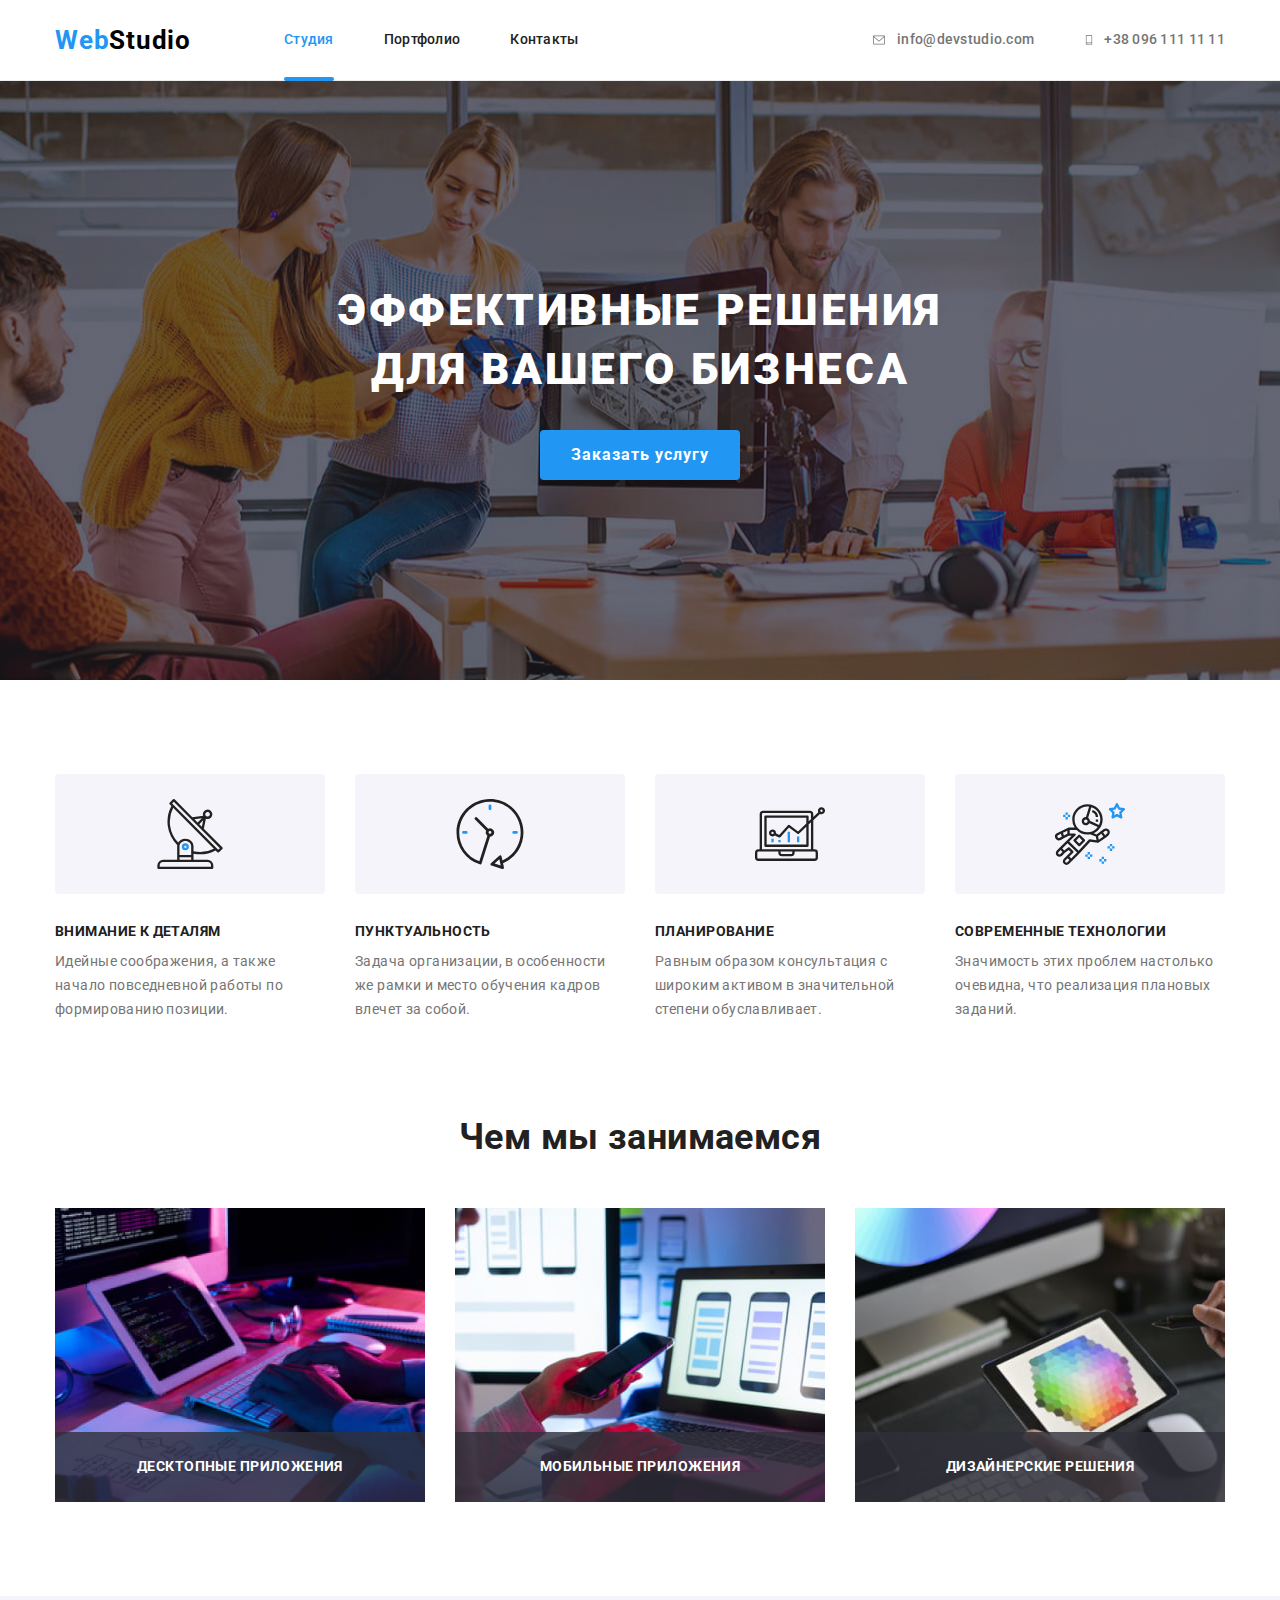
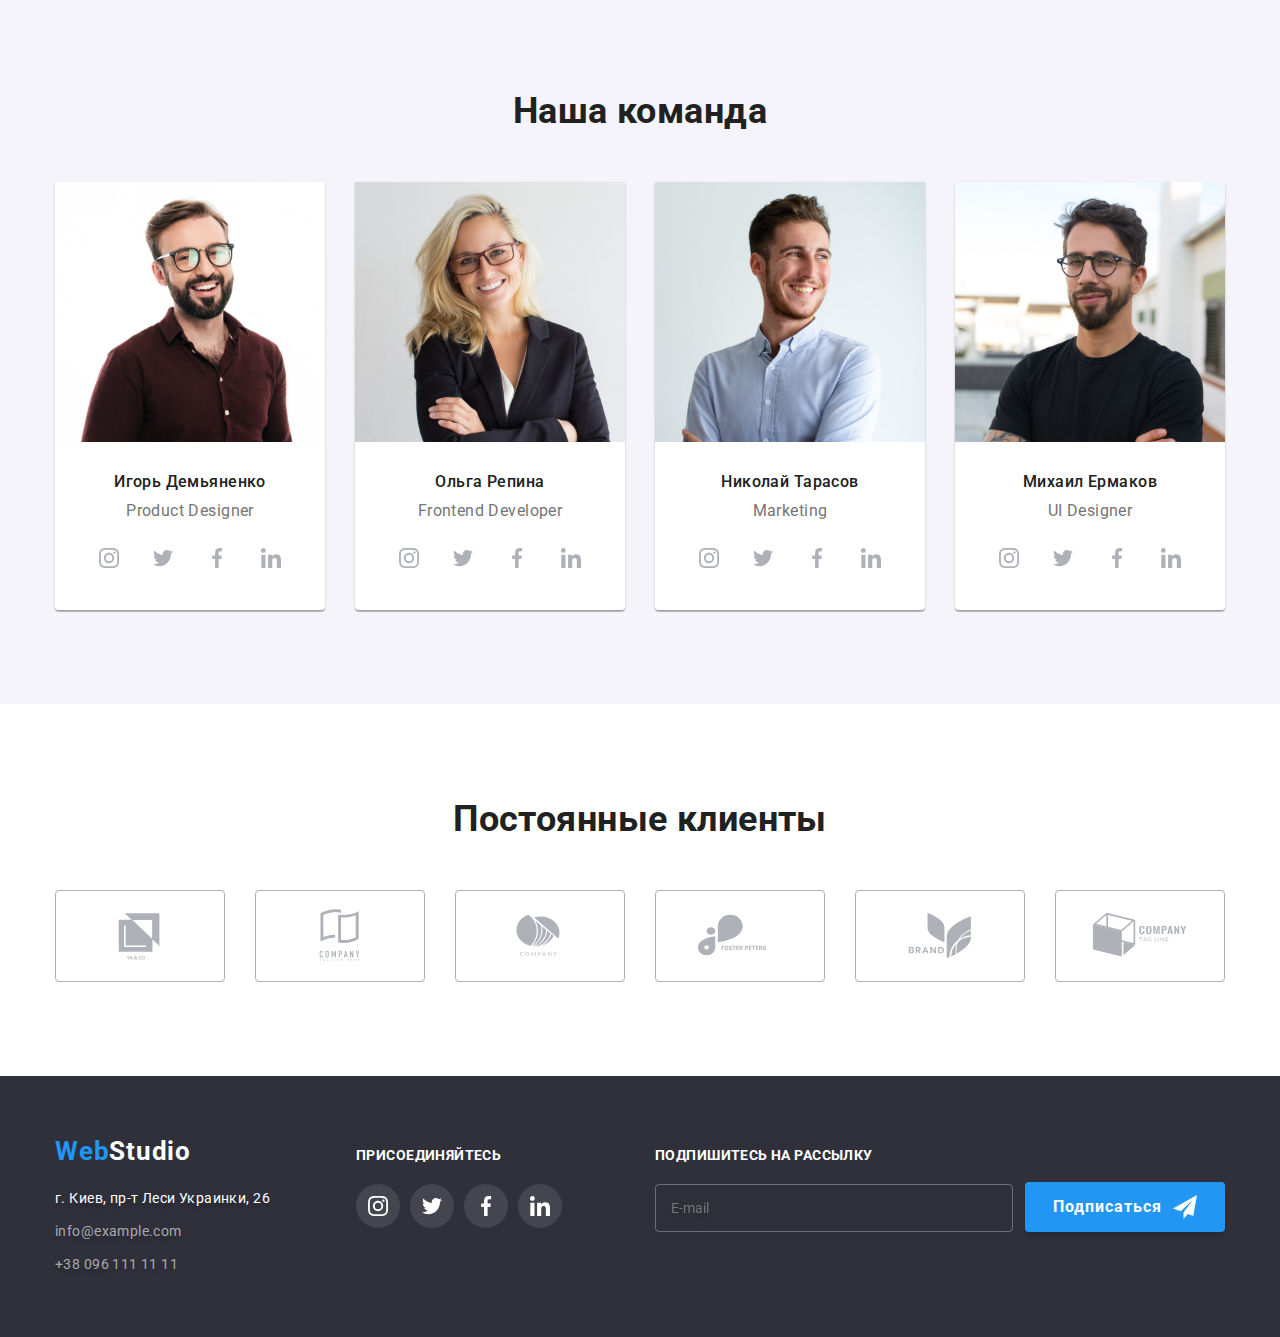
<file: index.html>
<!DOCTYPE html>
<html lang="ru">
  <head>
    <meta charset="UTF-8" />
    <meta http-equiv="X-UA-Compatible" content="IE=edge" />
    <meta name="viewport" content="width=device-width, initial-scale=1.0" />
    <title>Студия</title>

    <link
      href="https://fonts.googleapis.com/css2?family=Raleway:wght@700&family=Roboto:wght@400;500;700;900&display=swap"
      rel="stylesheet"
    />

    <link
      rel="stylesheet"
      href="https://cdnjs.cloudflare.com/ajax/libs/modern-normalize/1.0.0/modern-normalize.min.css"
    />
    <link rel="stylesheet" href="./css/main.min.css" />
  </head>
  <body>
    <!-- Шапка -->
    <header class="header">
      <div class="container header__container">
        <nav class="nav">
          <a class="logo header__logo link" href="./index.html"
            >Web<span class="logo__text logo__text--black">Studio</span>
          </a>

          <ul class="nav__list list">
            <li class="nav__item">
              <a class="nav__link link nav__link--current" href="./index.html">Студия</a>
            </li>
            <li class="nav__item">
              <a class="nav__link link" href="./portfolio.html">Портфолио</a>
            </li>
            <li class="nav__item">
              <a class="nav__link link" href="">Контакты</a>
            </li>
          </ul>
        </nav>

        <ul class="h-contacts list">
          <li class="h-contacts__item">
            <a class="h-contacts__link link" href="mailto:info@devstudio.com">
              <svg class="h-contacts__icon-envelope" width="16" height="12">
                <use href="./images/icons/icons.svg#icon-head-envelope"></use>
              </svg>
              info@devstudio.com
            </a>
          </li>
          <li class="h-contacts__item">
            <a class="h-contacts__link link" href="tel:+380961111111">
              <svg class="h-contacts__icon-phone" width="10" height="16">
                <use href="./images/icons/icons.svg#icon-head-phone" width="10" height="16"></use>
              </svg>
              +38 096 111 11 11
            </a>
          </li>
        </ul>
      </div>
    </header>

    <!-- Основной контент -->
    <main>
      <!-- Герой -->
      <section class="hero">
        <div class="container">
          <h1 class="hero__title">Эффективные решения для вашего бизнеса</h1>
          <button class="button button--primary" type="button" data-modal-open>
            Заказать услугу
          </button>
        </div>
      </section>

      <!-- Особенности -->
      <section class="section features">
        <div class="container">
          <h2 class="visually-hidden">Наши преимущества</h2>
          <ul class="features__list list">
            <li class="features__item">
              <div class="features__iconContainer">
                <svg class="features__icon" width="70" height="70">
                  <use href="./images/icons/icons.svg#icon-feat-antenna"></use>
                </svg>
              </div>
              <h3 class="title">Внимание к деталям</h3>
              <p>
                Идейные соображения, а также начало повседневной работы по формированию позиции.
              </p>
            </li>
            <li class="features__item">
              <div class="features__iconContainer">
                <svg class="features__icon" width="70" height="70">
                  <use href="./images/icons/icons.svg#icon-feat-clock"></use>
                </svg>
              </div>
              <h3 class="title">Пунктуальность</h3>
              <p>
                Задача организации, в особенности же рамки и место обучения кадров влечет за собой.
              </p>
            </li>
            <li class="features__item">
              <div class="features__iconContainer">
                <svg class="features__icon" width="70" height="70">
                  <use href="./images/icons/icons.svg#icon-feat-diagram"></use>
                </svg>
              </div>
              <h3 class="title">Планирование</h3>
              <p>
                Равным образом консультация с широким активом в значительной степени обуславливает.
              </p>
            </li>
            <li class="features__item">
              <div class="features__iconContainer">
                <svg class="features__icon" width="70" height="70">
                  <use href="./images/icons/icons.svg#icon-feat-astronaut"></use>
                </svg>
              </div>
              <h3 class="title">Современные технологии</h3>
              <p>Значимость этих проблем настолько очевидна, что реализация плановых заданий.</p>
            </li>
          </ul>
        </div>
      </section>

      <!-- Виды деятельности -->
      <section class="section activities">
        <div class="container">
          <h2 class="section-title">Чем мы занимаемся</h2>
          <ul class="activities__list list">
            <li class="activities__item">
              <div class="activities__item-wrapper">
                <img
                  class="pic"
                  src="./images/box-1.jpg"
                  alt="Разработка десктопного приложения"
                  width="370"
                  height="294"
                />
                <h3 class="activities__title title">Десктопные приложения</h3>
              </div>
            </li>

            <li class="activities__item">
              <div class="activities__item-wrapper">
                <img
                  class="pic"
                  src="./images/box-2.jpg"
                  alt="Разработка мобильного приложения"
                  width="370"
                  height="294"
                />
                <h3 class="activities__title title">Мобильные приложения</h3>
              </div>
            </li>

            <li class="activities__item">
              <div class="activities__item-wrapper">
                <img
                  class="pic"
                  src="./images/box-3.jpg"
                  alt="Процесс дизайна"
                  width="370"
                  height="294"
                />
                <h3 class="activities__title title">Дизайнерские решения</h3>
              </div>
            </li>
          </ul>
        </div>
      </section>

      <!-- Команда -->
      <section class="section team">
        <div class="container">
          <h2 class="section-title">Наша команда</h2>

          <ul class="team__list list">
            <li class="team__item">
              <img
                class="pic"
                src="./images/team-1.jpg"
                alt="Фото Игоря Демьяненко"
                width="270"
                height="260"
              />
              <div class="t-card">
                <h3 class="t-card__title title">Игорь Демьяненко</h3>
                <p class="t-card__descr">Product Designer</p>
                <ul class="social__list list">
                  <li class="social__item">
                    <a
                      class="social__link social__link--light link"
                      href="https://www.instagram.com/"
                      target="blank"
                      rel="noopener noreferrer"
                    >
                      <svg class="social__icon" width="20" height="20">
                        <use href="./images/icons/icons.svg#icon-instagram"></use>
                      </svg>
                    </a>
                  </li>
                  <li class="social__item">
                    <a
                      class="social__link link social__link--light"
                      href="https://twitter.com/"
                      target="blank"
                      rel="noopener noreferrer"
                    >
                      <svg class="social__icon">
                        <use href="./images/icons/icons.svg#icon-twitter"></use>
                      </svg>
                    </a>
                  </li>

                  <li class="social__item">
                    <a
                      class="social__link link social__link--light"
                      href="https://www.facebook.com/"
                      target="blank"
                      rel="noopener noreferrer"
                    >
                      <svg class="social__icon">
                        <use href="./images/icons/icons.svg#icon-facebook"></use>
                      </svg>
                    </a>
                  </li>

                  <li class="social__item">
                    <a
                      class="link social__link social__link--light"
                      href="https://linkedin.com/"
                      target="blank"
                      rel="noopener noreferrer"
                    >
                      <svg class="social__icon">
                        <use href="./images/icons/icons.svg#icon-linkedin"></use>
                      </svg>
                    </a>
                  </li>
                </ul>
              </div>
            </li>

            <li class="team__item item">
              <img
                class="pic"
                src="./images/team-2.jpg"
                alt="Фото Ольги Репинойа"
                width="270"
                height="260"
              />
              <div class="t-card">
                <h3 class="t-card__title title">Ольга Репина</h3>
                <p class="t-card__descr">Frontend Developer</p>
                <ul class="social__list list">
                  <li class="social__item">
                    <a
                      class="social__link social__link--light link"
                      href="https://www.instagram.com/"
                      target="blank"
                      rel="noopener noreferrer"
                    >
                      <svg class="social__icon" width="20" height="20">
                        <use href="./images/icons/icons.svg#icon-instagram"></use>
                      </svg>
                    </a>
                  </li>

                  <li class="social__item">
                    <a
                      class="social__link link social__link--light"
                      href="https://twitter.com/"
                      target="blank"
                      rel="noopener noreferrer"
                    >
                      <svg class="social__icon">
                        <use href="./images/icons/icons.svg#icon-twitter"></use>
                      </svg>
                    </a>
                  </li>

                  <li class="social__item">
                    <a
                      class="social__link link social__link--light"
                      href="https://www.facebook.com/"
                      target="blank"
                      rel="noopener noreferrer"
                    >
                      <svg class="social__icon">
                        <use href="./images/icons/icons.svg#icon-facebook"></use>
                      </svg>
                    </a>
                  </li>

                  <li class="social__item">
                    <a
                      class="link social__link social__link--light"
                      href="https://linkedin.com/"
                      target="blank"
                      rel="noopener noreferrer"
                    >
                      <svg class="social__icon">
                        <use href="./images/icons/icons.svg#icon-linkedin"></use>
                      </svg>
                    </a>
                  </li>
                </ul>
              </div>
            </li>

            <li class="team__item item">
              <img
                class="pic"
                src="./images/team-3.jpg"
                alt="Фото Николая Тарасова"
                width="270"
                height="260"
              />
              <div class="t-card">
                <h3 class="t-card__title title">Николай Тарасов</h3>
                <p class="t-card__descr">Marketing</p>
                <ul class="social__list list">
                  <li class="social__item">
                    <a
                      class="social__link social__link--light link"
                      href="https://www.instagram.com/"
                      target="blank"
                      rel="noopener noreferrer"
                    >
                      <svg class="social__icon" width="20" height="20">
                        <use href="./images/icons/icons.svg#icon-instagram"></use>
                      </svg>
                    </a>
                  </li>

                  <li class="social__item">
                    <a
                      class="social__link link social__link--light"
                      href="https://twitter.com/"
                      target="blank"
                      rel="noopener noreferrer"
                    >
                      <svg class="social__icon">
                        <use href="./images/icons/icons.svg#icon-twitter"></use>
                      </svg>
                    </a>
                  </li>

                  <li class="social__item">
                    <a
                      class="social__link link social__link--light"
                      href="https://www.facebook.com/"
                      target="blank"
                      rel="noopener noreferrer"
                    >
                      <svg class="social__icon">
                        <use href="./images/icons/icons.svg#icon-facebook"></use>
                      </svg>
                    </a>
                  </li>

                  <li class="social__item">
                    <a
                      class="link social__link social__link--light"
                      href="https://linkedin.com/"
                      target="blank"
                      rel="noopener noreferrer"
                    >
                      <svg class="social__icon">
                        <use href="./images/icons/icons.svg#icon-linkedin"></use>
                      </svg>
                    </a>
                  </li>
                </ul>
              </div>
            </li>

            <li class="team__item item">
              <img
                class="pic"
                src="./images/team-4.jpg"
                alt="Фото Михаила Ермакова"
                width="270"
                height="260"
              />
              <div class="t-card">
                <h3 class="t-card__title title">Михаил Ермаков</h3>
                <p class="t-card__descr">UI Designer</p>
                <ul class="social__list list">
                  <li class="social__item">
                    <a
                      class="social__link social__link--light link"
                      href="https://www.instagram.com/"
                      target="blank"
                      rel="noopener noreferrer"
                    >
                      <svg class="social__icon" width="20" height="20">
                        <use href="./images/icons/icons.svg#icon-instagram"></use>
                      </svg>
                    </a>
                  </li>

                  <li class="social__item">
                    <a
                      class="social__link link social__link--light"
                      href="https://twitter.com/"
                      target="blank"
                      rel="noopener noreferrer"
                    >
                      <svg class="social__icon">
                        <use href="./images/icons/icons.svg#icon-twitter"></use>
                      </svg>
                    </a>
                  </li>

                  <li class="social__item">
                    <a
                      class="social__link link social__link--light"
                      href="https://www.facebook.com/"
                      target="blank"
                      rel="noopener noreferrer"
                    >
                      <svg class="social__icon">
                        <use href="./images/icons/icons.svg#icon-facebook"></use>
                      </svg>
                    </a>
                  </li>

                  <li class="social__item">
                    <a
                      class="link social__link social__link--light"
                      href="https://linkedin.com/"
                      target="blank"
                      rel="noopener noreferrer"
                    >
                      <svg class="social__icon">
                        <use href="./images/icons/icons.svg#icon-linkedin"></use>
                      </svg>
                    </a>
                  </li>
                </ul>
              </div>
            </li>
          </ul>
        </div>
      </section>

      <!-- Клиенты -->
      <section class="section clients">
        <div class="container">
          <h2 class="section-title">Постоянные клиенты</h2>
          <ul class="clients__list list">
            <li class="clients__item">
              <a
                class="clients__link link"
                href="https://goit.ua/"
                target="blank"
                rel="noopener noreferrer"
              >
                <svg class="clients__icon" width="106" height="60">
                  <use href="./images/icons/icons.svg#icon-client-1"></use>
                </svg>
              </a>
            </li>
            <li class="clients__item">
              <a
                class="clients__link link"
                href="https://goit.ua/"
                target="blank"
                rel="noopener noreferrer"
              >
                <svg class="clients__icon" width="106" height="60">
                  <use href="./images/icons/icons.svg#icon-client-2"></use>
                </svg>
              </a>
            </li>
            <li class="clients__item">
              <a
                class="clients__link link"
                href="https://goit.ua/"
                target="blank"
                rel="noopener noreferrer"
              >
                <svg class="clients__icon" width="106" height="60">
                  <use href="./images/icons/icons.svg#icon-client-3"></use>
                </svg>
              </a>
            </li>
            <li class="clients__item">
              <a
                class="clients__link link"
                href="https://goit.ua/"
                target="blank"
                rel="noopener noreferrer"
              >
                <svg class="clients__icon" width="106" height="60">
                  <use href="./images/icons/icons.svg#icon-client-4"></use>
                </svg>
              </a>
            </li>
            <li class="clients__item">
              <a
                class="clients__link link"
                href="https://goit.ua/"
                target="blank"
                rel="noopener noreferrer"
              >
                <svg class="clients__icon" width="106" height="60">
                  <use href="./images/icons/icons.svg#icon-client-5"></use>
                </svg>
              </a>
            </li>
            <li class="clients__item">
              <a
                class="clients__link link"
                href="https://goit.ua/"
                target="blank"
                rel="noopener noreferrer"
              >
                <svg class="clients__icon" width="106" height="60">
                  <use href="./images/icons/icons.svg#icon-client-6"></use>
                </svg>
              </a>
            </li>
          </ul>
        </div>
      </section>
    </main>

    <!-- Подвал -->
    <footer class="footer">
      <div class="container footer__container">
        <!-- Адрес -->

        <div class="f-address">
          <a class="logo footer__logo" href="./index.html"
            >Web<span class="logo__text logo__text--white">Studio</span></a
          >

          <address>
            <ul class="f-address__list list">
              <li class="f-address__item">
                <a
                  class="f-address__link f-address__link--white link"
                  target="blank"
                  rel="noopener noreferrer"
                  href="https://goo.gl/maps/vQqEmsykvvDU6XpR7"
                  >г. Киев, пр-т Леси Украинки, 26</a
                >
              </li>
              <li class="f-address__item">
                <a class="f-address__link link" href="mailto:info@example.com">info@example.com</a>
              </li>
              <li class="f-address__item">
                <a class="f-address__link link" href="tel:+380961111111">+38 096 111 11 11</a>
              </li>
            </ul>
          </address>
        </div>

        <!-- Соц.сети -->

        <div class="f-social">
          <h3 class="f-social__title title">Присоединяйтесь</h3>

          <ul class="social__list list">
            <li class="social__item">
              <a
                class="social__link link social__link--dark"
                href="https://www.instagram.com/"
                target="blank"
                rel="noopener noreferrer"
              >
                <svg class="social__icon" width="20" height="20">
                  <use href="./images/icons/icons.svg#icon-instagram"></use>
                </svg>
              </a>
            </li>
            <li class="social__item">
              <a
                class="social__link link social__link--dark"
                href="https://twitter.com/"
                target="blank"
                rel="noopener noreferrer"
              >
                <svg class="social__icon">
                  <use href="./images/icons/icons.svg#icon-twitter"></use>
                </svg>
              </a>
            </li>

            <li class="social__item">
              <a
                class="social__link link social__link--dark"
                href="https://www.facebook.com/"
                target="blank"
                rel="noopener noreferrer"
              >
                <svg class="social__icon">
                  <use href="./images/icons/icons.svg#icon-facebook"></use>
                </svg>
              </a>
            </li>
            <li class="social__item">
              <a
                class="link social__link social__link--dark"
                href="https://linkedin.com/"
                target="blank"
                rel="noopener noreferrer"
              >
                <svg class="social__icon">
                  <use href="./images/icons/icons.svg#icon-linkedin"></use>
                </svg>
              </a>
            </li>
          </ul>
        </div>

        <!-- Подписка -->
        <form class="f-form">
          <label class="f-form__field">
            <b class="f-form__label title">Подпишитесь на рассылку</b>
            <input class="f-form__input" type="email" name="e-mail" placeholder="E-mail" />
          </label>
          <button class="button button--primary f-form__button" type="submit">
            Подписаться
            <svg class="f-form__icon">
              <use href="./images/icons/icons.svg#icon-send"></use>
            </svg>
          </button>
        </form>
      </div>
    </footer>

    <!-- Модальноe окно -->
    <div class="backdrop is-hidden" data-modal>
      <form class="modal" autocomplete="off">
        <b class="modal__title">Оставьте свои данные, мы вам перезвоним</b>
        <label class="modal-field">
          <span class="modal-field__label">Имя</span>
          <input class="modal-field__input" type="text" name="name" />
          <svg class="modal-field__icon">
            <use href="./images/icons/icons.svg#icon-modal-person"></use>
          </svg>
        </label>

        <label class="modal-field">
          <span class="modal-field__label">Телефон</span>
          <input class="modal-field__input" type="tel" name="phone" />
          <svg class="modal-field__icon">
            <use href="./images/icons/icons.svg#icon-modal-phone"></use>
          </svg>
        </label>

        <label class="modal-field">
          <span class="modal-field__label">Почта</span>
          <input class="modal-field__input" type="email" name="email" />
          <svg class="modal-field__icon">
            <use href="./images/icons/icons.svg#icon-modal-email"></use>
          </svg>
        </label>

        <label class="modal-field">
          <span class="modal-field__label">Комментарий</span>
          <textarea class="modal__comment" name="comment" placeholder="Введите текст"></textarea>
        </label>

        <label class="modal-checkbox modal-field">
          <input class="modal-checkbox__input visually-hidden" type="checkbox" name="agreement" />
          <span class="modal-checkbox__icon modal-checkbox__icon--unchecked"></span>
          <svg class="modal-checkbox__icon modal-checkbox__icon--checked">
            <use href="./images/icons/icons.svg#icon-modal-checkbox"></use>
          </svg>
          <span class="modal-checkbox__title">Соглашаюсь с рассылкой и принимаю</span>
          <a class="modal-checkbox__link link" href="">Условия договора</a>
        </label>

        <button class="button button--primary send-form" type="submit">Отправить</button>

        <button class="close-modal" type="button" data-modal-close>
          <svg class="close-modal__icon">
            <use href="./images/icons/icons.svg#icon-modal-close"></use>
          </svg>
        </button>
      </form>
    </div>
    <script src="./js/modal.js"></script>
  </body>
</html>
</file>
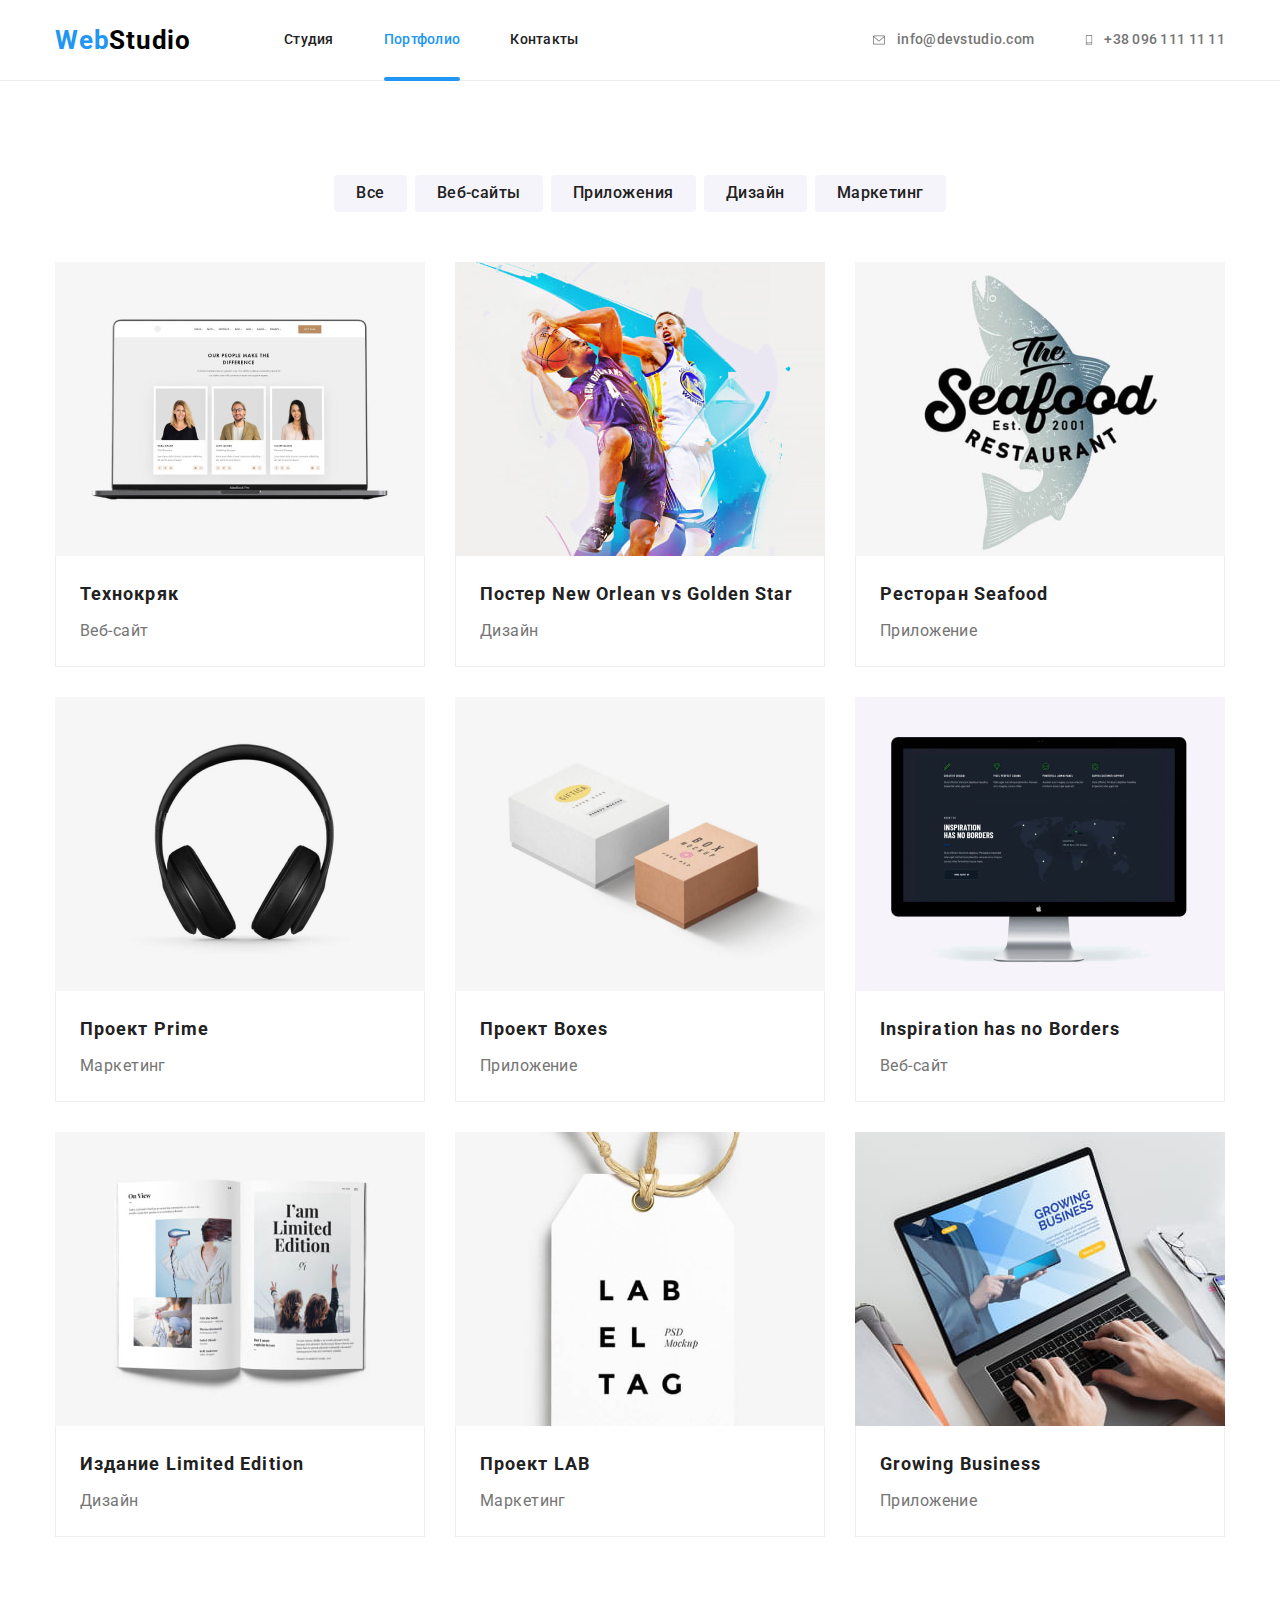
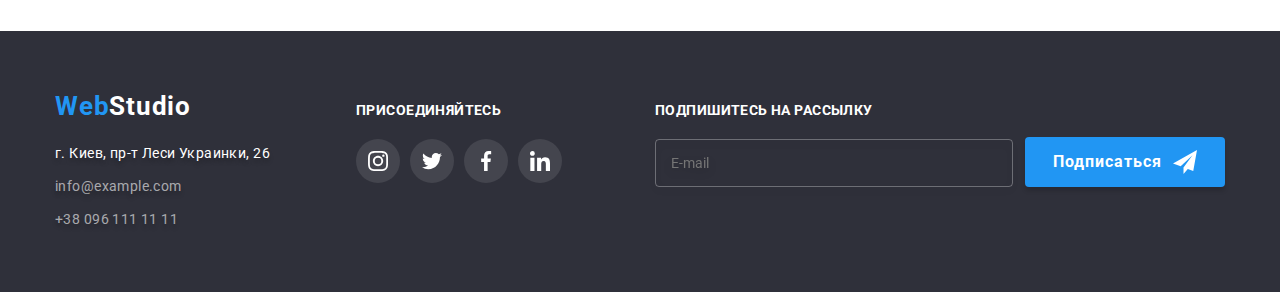
<file: portfolio.html>
<!DOCTYPE html>
<html lang="ru">
  <head>
    <meta charset="UTF-8" />
    <meta http-equiv="X-UA-Compatible" content="IE=edge" />
    <meta name="viewport" content="width=device-width, initial-scale=1.0" />
    <title>Портфолио</title>

    <link
      href="https://fonts.googleapis.com/css2?family=Raleway:wght@700&family=Roboto:wght@400;500;700;900&display=swap"
      rel="stylesheet"
    />

    <link
      rel="stylesheet"
      href="https://cdnjs.cloudflare.com/ajax/libs/modern-normalize/1.0.0/modern-normalize.min.css"
    />
    <link rel="stylesheet" href="./css/main.min.css" />
  </head>

  <body>
    <!-- Шапка -->
    <header class="header">
      <div class="container header__container">
        <nav class="nav">
          <a class="logo header__logo" href="./index.html"
            >Web<span class="logo__text logo__text--black">Studio</span></a
          >

          <ul class="nav__list list">
            <li class="nav__item">
              <a class="nav__link link" href="./index.html">Студия</a>
            </li>
            <li class="nav__item">
              <a class="nav__link link nav__link--current" href="./portfolio.html">Портфолио</a>
            </li>
            <li class="nav__item">
              <a class="nav__link link" href="">Контакты</a>
            </li>
          </ul>
        </nav>

        <ul class="h-contacts list">
          <li class="h-contacts__item">
            <a class="h-contacts__link link" href="mailto:info@devstudio.com">
              <svg class="h-contacts__icon-envelope" width="16" height="12">
                <use href="./images/icons/icons.svg#icon-head-envelope"></use>
              </svg>
              info@devstudio.com
            </a>
          </li>
          <li class="h-contacts__item">
            <a class="h-contacts__link link" href="tel:+380961111111">
              <svg class="h-contacts__icon-phone" width="10" height="16">
                <use href="./images/icons/icons.svg#icon-head-phone" width="10" height="16"></use>
              </svg>
              +38 096 111 11 11
            </a>
          </li>
        </ul>
      </div>
    </header>

    <!-- Основной контент -->

    <main>
      <!-- Портфолио -->
      <section class="section">
        <div class="container">
          <h1 class="visually-hidden">Портфолио</h1>

          <!-- Фильтр категорий проектов-->

          <ul class="filter list">
            <li class="filter__item">
              <button class="button button--secondary" type="button">Все</button>
            </li>
            <li class="filter__item">
              <button class="button button--secondary" type="button">Веб-сайты</button>
            </li>
            <li class="filter__item">
              <button class="button button--secondary" type="button">Приложения</button>
            </li>
            <li class="filter__item">
              <button class="button button--secondary" type="button">Дизайн</button>
            </li>
            <li class="filter__item">
              <button class="button button--secondary" type="button">Маркетинг</button>
            </li>
          </ul>

          <!-- Примеры проектов -->
          <ul class="projects list">
            <li class="projects__item item">
              <a class="link projects__link" href="./portfolio.html">
                <div class="projects__overlay-wrapper">
                  <img
                    class="pic"
                    src="./images/images-portfolio/portfolio-1.jpg"
                    alt="Ноутбук с открытым сайтом"
                    width="370"
                  />
                  <p class="projects__overlay">
                    Технокряк это современная площадка распространения коронавируса. Компании
                    используют эту платформу для цифрового шпионажа и атак на защищённые сервера
                    конкурентов.
                  </p>
                </div>
                <div class="projects__card">
                  <h2 class="projects__title title">Технокряк</h2>
                  <p class="projects__descr">Веб-сайт</p>
                </div>
              </a>
            </li>

            <li class="projects__item item">
              <a class="link projects__link" href="./portfolio.html">
                <div class="projects__overlay-wrapper">
                  <img
                    class="pic"
                    src="./images/images-portfolio/portfolio-2.jpg"
                    alt="Два баскетболиста в игре"
                    width="370"
                  />
                  <p class="projects__overlay">
                    Технокряк это современная площадка распространения коронавируса. Компании
                    используют эту платформу для цифрового шпионажа и атак на защищённые сервера
                    конкурентов.
                  </p>
                </div>
                <div class="projects__card">
                  <h2 class="projects__title title">Постер New Orlean vs Golden Star</h2>
                  <p class="projects__descr">Дизайн</p>
                </div>
              </a>
            </li>

            <li class="projects__item item">
              <a class="link projects__link" href="./portfolio.html">
                <div class="projects__overlay-wrapper">
                  <img
                    class="pic"
                    src="./images/images-portfolio/portfolio-3.jpg"
                    alt="Логотип с названием и изображение рыбы"
                    width="370"
                  />
                  <p class="projects__overlay">
                    Технокряк это современная площадка распространения коронавируса. Компании
                    используют эту платформу для цифрового шпионажа и атак на защищённые сервера
                    конкурентов.
                  </p>
                </div>
                <div class="projects__card">
                  <h2 class="projects__title title">Ресторан Seafood</h2>
                  <p class="projects__descr">Приложение</p>
                </div>
              </a>
            </li>

            <li class="projects__item item">
              <a class="link projects__link" href="./portfolio.html">
                <div class="projects__overlay-wrapper">
                  <img
                    class="pic"
                    src="./images/images-portfolio/portfolio-4.jpg"
                    alt="Головные наушники"
                    width="370"
                  />
                  <p class="projects__overlay">
                    Технокряк это современная площадка распространения коронавируса. Компании
                    используют эту платформу для цифрового шпионажа и атак на защищённые сервера
                    конкурентов.
                  </p>
                </div>
                <div class="projects__card">
                  <h2 class="projects__title title">Проект Prime</h2>
                  <p class="projects__descr">Маркетинг</p>
                </div>
              </a>
            </li>

            <li class="projects__item item">
              <a class="link projects__link" href="./portfolio.html">
                <div class="projects__overlay-wrapper">
                  <img
                    class="pic"
                    src="./images/images-portfolio/portfolio-5.jpg"
                    alt="Две коробки с логотипами"
                    width="370"
                  />
                  <p class="projects__overlay">
                    Технокряк это современная площадка распространения коронавируса. Компании
                    используют эту платформу для цифрового шпионажа и атак на защищённые сервера
                    конкурентов.
                  </p>
                </div>
                <div class="projects__card">
                  <h2 class="projects__title title">Проект Boxes</h2>
                  <p class="projects__descr">Приложение</p>
                </div>
              </a>
            </li>

            <li class="projects__item item">
              <a class="link projects__link" href="./portfolio.html">
                <div class="projects__overlay-wrapper">
                  <img
                    class="pic"
                    src="./images/images-portfolio/portfolio-6.jpg"
                    alt="Монитор с открытым сайтом"
                    width="370"
                  />
                  <p class="projects__overlay">
                    Технокряк это современная площадка распространения коронавируса. Компании
                    используют эту платформу для цифрового шпионажа и атак на защищённые сервера
                    конкурентов.
                  </p>
                </div>
                <div class="projects__card">
                  <h2 class="projects__title title">Inspiration has no Borders</h2>
                  <p class="projects__descr">Веб-сайт</p>
                </div>
              </a>
            </li>

            <li class="projects__item item">
              <a class="link projects__link" href="./portfolio.html">
                <div class="projects__overlay-wrapper">
                  <img
                    class="pic"
                    src="./images/images-portfolio/portfolio-7.jpg"
                    alt="Разворот брошюры с иллстрациями и подписями"
                    width="370"
                  />
                  <p class="projects__overlay">
                    Технокряк это современная площадка распространения коронавируса. Компании
                    используют эту платформу для цифрового шпионажа и атак на защищённые сервера
                    конкурентов.
                  </p>
                </div>
                <div class="projects__card">
                  <h2 class="projects__title title">Издание Limited Edition</h2>
                  <p class="projects__descr">Дизайн</p>
                </div>
              </a>
            </li>

            <li class="projects__item item">
              <a class="link projects__link" href="./portfolio.html">
                <div class="projects__overlay-wrapper">
                  <img
                    class="pic"
                    src="./images/images-portfolio/portfolio-8.jpg"
                    alt="Бирка с логотипом"
                    width="370"
                  />
                  <p class="projects__overlay">
                    Технокряк это современная площадка распространения коронавируса. Компании
                    используют эту платформу для цифрового шпионажа и атак на защищённые сервера
                    конкурентов.
                  </p>
                </div>
                <div class="projects__card">
                  <h2 class="projects__title title">Проект LAB</h2>
                  <p class="projects__descr">Маркетинг</p>
                </div>
              </a>
            </li>

            <li class="projects__item item">
              <a class="link projects__link" href="./portfolio.html">
                <div class="projects__overlay-wrapper">
                  <img
                    class="pic"
                    src="./images/images-portfolio/portfolio-9.jpg"
                    alt="Пользователь открыл приложение на ноутбуке"
                    width="370"
                  />
                  <p class="projects__overlay">
                    Технокряк это современная площадка распространения коронавируса. Компании
                    используют эту платформу для цифрового шпионажа и атак на защищённые сервера
                    конкурентов.
                  </p>
                </div>
                <div class="projects__card">
                  <h2 class="projects__title title">Growing Business</h2>
                  <p class="projects__descr">Приложение</p>
                </div>
              </a>
            </li>
          </ul>
        </div>
      </section>
    </main>

    <!-- Подвал -->
    <footer class="footer">
      <div class="container footer__container">
        <!-- Адрес -->

        <div class="f-address">
          <a class="logo footer__logo" href="./index.html"
            >Web<span class="logo__text logo__text--white">Studio</span></a
          >

          <address>
            <ul class="f-address__list list">
              <li class="f-address__item">
                <a
                  class="f-address__link f-address__link--white link"
                  target="blank"
                  rel="noopener noreferrer"
                  href="https://goo.gl/maps/vQqEmsykvvDU6XpR7"
                  >г. Киев, пр-т Леси Украинки, 26</a
                >
              </li>
              <li class="f-address__item">
                <a class="f-address__link link" href="mailto:info@example.com">info@example.com</a>
              </li>
              <li class="f-address__item">
                <a class="f-address__link link" href="tel:+380961111111">+38 096 111 11 11</a>
              </li>
            </ul>
          </address>
        </div>

        <!-- Соц.сети -->

        <div class="f-social">
          <h3 class="f-social__title title">Присоединяйтесь</h3>

          <ul class="social__list list">
            <li class="social__item">
              <a
                class="social__link link social__link--dark"
                href="https://www.instagram.com/"
                target="blank"
                rel="noopener noreferrer"
              >
                <svg class="social__icon" width="20" height="20">
                  <use href="./images/icons/icons.svg#icon-instagram"></use>
                </svg>
              </a>
            </li>
            <li class="social__item">
              <a
                class="social__link link social__link--dark"
                href="https://twitter.com/"
                target="blank"
                rel="noopener noreferrer"
              >
                <svg class="social__icon">
                  <use href="./images/icons/icons.svg#icon-twitter"></use>
                </svg>
              </a>
            </li>

            <li class="social__item">
              <a
                class="social__link link social__link--dark"
                href="https://www.facebook.com/"
                target="blank"
                rel="noopener noreferrer"
              >
                <svg class="social__icon">
                  <use href="./images/icons/icons.svg#icon-facebook"></use>
                </svg>
              </a>
            </li>
            <li class="social__item">
              <a
                class="link social__link social__link--dark"
                href="https://linkedin.com/"
                target="blank"
                rel="noopener noreferrer"
              >
                <svg class="social__icon">
                  <use href="./images/icons/icons.svg#icon-linkedin"></use>
                </svg>
              </a>
            </li>
          </ul>
        </div>

        <!-- Подписка -->
        <form class="f-form">
          <label class="f-form__field">
            <b class="f-form__label title">Подпишитесь на рассылку</b>
            <input class="f-form__input" type="email" name="e-mail" placeholder="E-mail" />
          </label>
          <button class="button button--primary f-form__button" type="submit">
            Подписаться
            <svg class="f-form__icon">
              <use href="./images/icons/icons.svg#icon-send"></use>
            </svg>
          </button>
        </form>
      </div>
    </footer>
  </body>
</html>
</file>
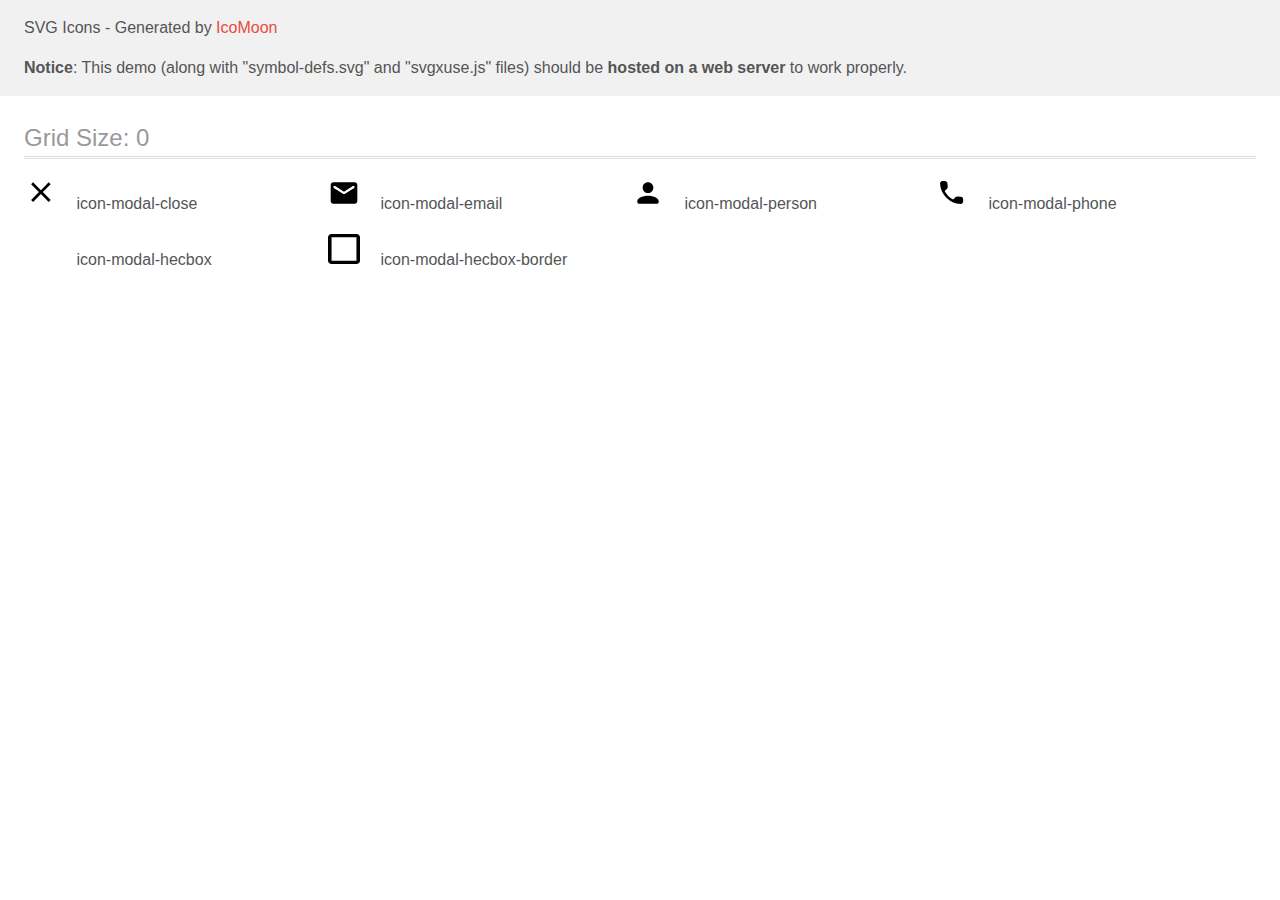
<file: images/icons/modal-icons/icomoon/demo-external-svg.html>
<!doctype html>
<html>
<head>
    <title>IcoMoon - SVG Icons</title>
    <meta charset="utf-8">
    <meta name="viewport" content="width=device-width, initial-scale=1">
    <link rel="stylesheet" href="demo-files/demo.css">
    <link rel="stylesheet" href="style.css">
</head>
<body>
<header class="bgc1 clearfix">
<div class="mhl">
    <p>SVG Icons - Generated by <a href="https://icomoon.io/app">IcoMoon</a></p><p><strong>Notice</strong>: This demo (along with "symbol-defs.svg" and "svgxuse.js" files) should be <b>hosted on a web server</b> to work properly.</p>
</div>
</header>
    <div class="clearfix mhl ptl">
        <h1 class="mvm mtn fgc1">Grid Size: 0</h1>
        <div class="glyph fs1">
            <div class="clearfix pbs">
                <svg class="icon icon-modal-close"><use xlink:href="symbol-defs.svg#icon-modal-close"></use></svg><span class="name"> icon-modal-close</span>
            </div>
        </div>
        <div class="glyph fs1">
            <div class="clearfix pbs">
                <svg class="icon icon-modal-email"><use xlink:href="symbol-defs.svg#icon-modal-email"></use></svg><span class="name"> icon-modal-email</span>
            </div>
        </div>
        <div class="glyph fs1">
            <div class="clearfix pbs">
                <svg class="icon icon-modal-person"><use xlink:href="symbol-defs.svg#icon-modal-person"></use></svg><span class="name"> icon-modal-person</span>
            </div>
        </div>
        <div class="glyph fs1">
            <div class="clearfix pbs">
                <svg class="icon icon-modal-phone"><use xlink:href="symbol-defs.svg#icon-modal-phone"></use></svg><span class="name"> icon-modal-phone</span>
            </div>
        </div>
        <div class="glyph fs1">
            <div class="clearfix pbs">
                <svg class="icon icon-modal-hecbox"><use xlink:href="symbol-defs.svg#icon-modal-hecbox"></use></svg><span class="name"> icon-modal-hecbox</span>
            </div>
        </div>
        <div class="glyph fs1">
            <div class="clearfix pbs">
                <svg class="icon icon-modal-hecbox-border"><use xlink:href="symbol-defs.svg#icon-modal-hecbox-border"></use></svg><span class="name"> icon-modal-hecbox-border</span>
            </div>
        </div>
  </div>
<script defer src="svgxuse.js"></script>
</body>
</html>
</file>
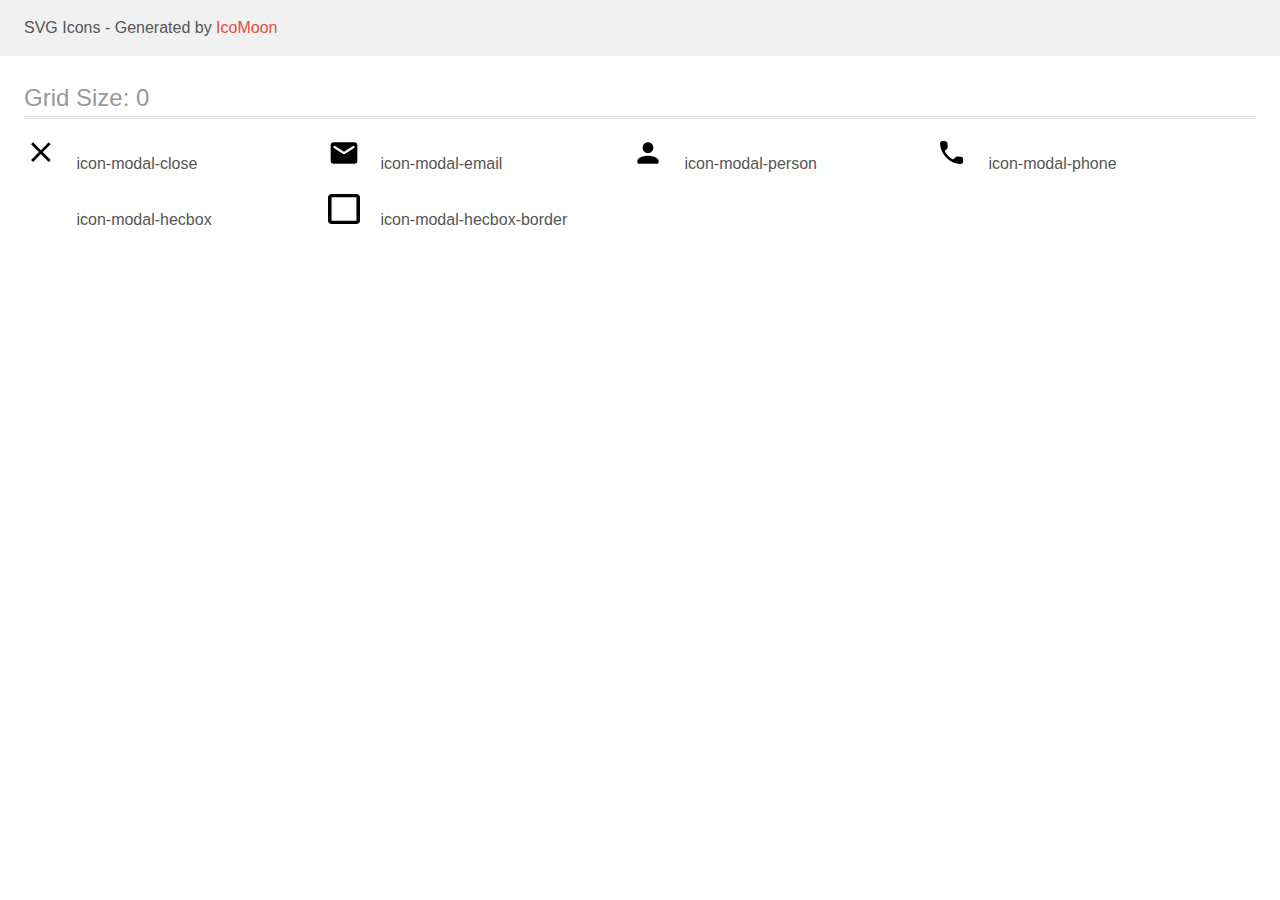
<file: images/icons/modal-icons/icomoon/demo.html>
<!doctype html>
<html>
<head>
    <title>IcoMoon - SVG Icons</title>
    <meta charset="utf-8">
    <meta name="viewport" content="width=device-width, initial-scale=1">
    <link rel="stylesheet" href="demo-files/demo.css">
    <link rel="stylesheet" href="style.css">
</head>
<body>
<svg aria-hidden="true" style="position: absolute; width: 0; height: 0; overflow: hidden;" version="1.1" xmlns="http://www.w3.org/2000/svg" xmlns:xlink="http://www.w3.org/1999/xlink">
<defs>
<symbol id="icon-modal-close" viewBox="0 0 32 32">
<path d="M26.667 7.303l-1.97-1.97-7.808 7.808-7.808-7.808-1.97 1.97 7.808 7.808-7.808 7.808 1.97 1.97 7.808-7.808 7.808 7.808 1.97-1.97-7.808-7.808 7.808-7.808z"></path>
</symbol>
<symbol id="icon-modal-email" viewBox="0 0 32 32">
<path d="M26.667 5.333h-21.333c-1.467 0-2.653 1.2-2.653 2.667l-0.013 16c0 1.467 1.2 2.667 2.667 2.667h21.333c1.467 0 2.667-1.2 2.667-2.667v-16c0-1.467-1.2-2.667-2.667-2.667zM26.133 11l-9.427 5.893c-0.427 0.267-0.987 0.267-1.413 0l-9.427-5.893c-0.333-0.213-0.533-0.573-0.533-0.96 0-0.893 0.973-1.427 1.733-0.96l8.933 5.587 8.933-5.587c0.76-0.467 1.733 0.067 1.733 0.96 0 0.387-0.2 0.747-0.533 0.96z"></path>
</symbol>
<symbol id="icon-modal-person" viewBox="0 0 32 32">
<path d="M16 16c2.947 0 5.333-2.387 5.333-5.333s-2.387-5.333-5.333-5.333c-2.947 0-5.333 2.387-5.333 5.333s2.387 5.333 5.333 5.333zM16 18.667c-3.56 0-10.667 1.787-10.667 5.333v1.333c0 0.733 0.6 1.333 1.333 1.333h18.667c0.733 0 1.333-0.6 1.333-1.333v-1.333c0-3.547-7.107-5.333-10.667-5.333z"></path>
</symbol>
<symbol id="icon-modal-phone" viewBox="0 0 32 32">
<path d="M24.882 19.773l-3.268-0.373c-0.785-0.090-1.557 0.18-2.11 0.733l-2.367 2.367c-3.641-1.853-6.626-4.825-8.478-8.478l2.38-2.38c0.553-0.553 0.823-1.325 0.733-2.11l-0.373-3.242c-0.154-1.299-1.248-2.277-2.56-2.277h-2.226c-1.454 0-2.663 1.209-2.573 2.663 0.682 10.987 9.469 19.761 20.443 20.443 1.454 0.090 2.663-1.119 2.663-2.573v-2.226c0.013-1.3-0.965-2.393-2.264-2.547z"></path>
</symbol>
<symbol id="icon-modal-hecbox" viewBox="0 0 32 32">
<path fill="#fff" style="fill: var(--color1, #fff); stroke: var(--color1, #fff)" stroke="#fff" stroke-linejoin="miter" stroke-linecap="butt" stroke-miterlimit="4" stroke-width="0.4923" d="M4.817 15.389l-0.169-0.162-2.544 2.41 8.962 8.55 18.829-17.962-2.527-2.411-16.302 15.536-6.249-5.962z"></path>
</symbol>
<symbol id="icon-modal-hecbox-border" viewBox="0 0 32 32">
<path d="M28.444 4.333v23.333h-24.889v-23.333h24.889zM28.444 1h-24.889c-1.956 0-3.556 1.5-3.556 3.333v23.333c0 1.833 1.6 3.333 3.556 3.333h24.889c1.956 0 3.556-1.5 3.556-3.333v-23.333c0-1.833-1.6-3.333-3.556-3.333z"></path>
</symbol>
</defs>
</svg>

<header class="bgc1 clearfix">
<div class="mhl">
    <p>SVG Icons - Generated by <a href="https://icomoon.io/app">IcoMoon</a></p>
</div>
</header>
    <div class="clearfix mhl ptl">
        <h1 class="mvm mtn fgc1">Grid Size: 0</h1>
        <div class="glyph fs1">
            <div class="clearfix pbs">
                <svg class="icon icon-modal-close"><use xlink:href="#icon-modal-close"></use></svg><span class="name"> icon-modal-close</span>
            </div>
        </div>
        <div class="glyph fs1">
            <div class="clearfix pbs">
                <svg class="icon icon-modal-email"><use xlink:href="#icon-modal-email"></use></svg><span class="name"> icon-modal-email</span>
            </div>
        </div>
        <div class="glyph fs1">
            <div class="clearfix pbs">
                <svg class="icon icon-modal-person"><use xlink:href="#icon-modal-person"></use></svg><span class="name"> icon-modal-person</span>
            </div>
        </div>
        <div class="glyph fs1">
            <div class="clearfix pbs">
                <svg class="icon icon-modal-phone"><use xlink:href="#icon-modal-phone"></use></svg><span class="name"> icon-modal-phone</span>
            </div>
        </div>
        <div class="glyph fs1">
            <div class="clearfix pbs">
                <svg class="icon icon-modal-hecbox"><use xlink:href="#icon-modal-hecbox"></use></svg><span class="name"> icon-modal-hecbox</span>
            </div>
        </div>
        <div class="glyph fs1">
            <div class="clearfix pbs">
                <svg class="icon icon-modal-hecbox-border"><use xlink:href="#icon-modal-hecbox-border"></use></svg><span class="name"> icon-modal-hecbox-border</span>
            </div>
        </div>
  </div>
<script defer src="svgxuse.js"></script>
</body>
</html>
</file>
<file: images/icons/modal-icons/icomoon/demo-files/demo.css>
body {
  padding: 0;
  margin: 0;
  font-family: sans-serif;
  font-size: 1em;
  line-height: 1.5;
  color: #555;
  background: #fff;
}
h1 {
  font-size: 1.5em;
  font-weight: normal;
  box-shadow: 0 1px #ddd, 0 2px #fff, 0 3px #ddd;
}
small {
  font-size: .66666667em;
}
a {
  color: #e74c3c;
  text-decoration: none;
}
a:hover, a:focus {
  box-shadow: 0 1px #e74c3c;
}
.bshadow0, input {
  box-shadow: inset 0 -2px #e7e7e7;
}
input:hover {
  box-shadow: inset 0 -2px #ccc;
}
input, fieldset {
  font-size: 1em;
  margin: 0;
  padding: 0;
  border: 0;
}
input {
  color: inherit;
  line-height: 1.5;
  height: 1.5em;
  padding: .25em 0;
}
input:focus {
  outline: none;
  box-shadow: inset 0 -2px #449fdb;
}
.glyph {
  font-size: 16px;
  margin-right: 1.5em;
  float: left;
  width: 8em;
}
svg {
  color: #000;
}
.liga {
  width: 80%;
  width: calc(100% - 2.5em);
}
.talign-right {
  text-align: right;
}
.talign-center {
  text-align: center;
}
.bgc1 {
  background: #f1f1f1;
}
.fgc0 {
  color: #000;
}
.fgc1 {
  color: #999;
}
p {
  margin-top: 1em;
  margin-bottom: 1em;
}
.mvm {
  margin-top: .75em;
  margin-bottom: .75em;
}
.mtn {
  margin-top: 0;
}
.mtl, .mal {
  margin-top: 1.5em;
}
.mbl, .mal {
  margin-bottom: 1.5em;
}
.mal, .mhl {
  margin-left: 1.5em;
  margin-right: 1.5em;
}
.mhmm {
  margin-left: 1em;
  margin-right: 1em;
}
.ptl {
  padding-top: 1.5em;
}
.pbs, .pvs {
  padding-bottom: .25em;
}
.pvs, .pts {
  padding-top: .25em;
}
.unit {
  float: left;
}
.unitRight {
  float: right;
}
.size1of2 {
  width: 50%;
}
.size1of1 {
  width: 100%;
}
.clearfix:before, .clearfix:after {
  content: " ";
  display: table;
}
.clearfix:after {
  clear: both;
}
.hidden-true {
  display: none;
}
.textbox0 {
  width: 3em;
  background: #f1f1f1;
  padding: .25em .5em;
  line-height: 1.5;
  height: 1.5em;
}
.fs0 {
  font-size: 16px;
}
.fs1 {
  font-size: 32px;
}
.name {
  font-size: 0.5em;
  margin-left: 1em;
}
</file>
<file: images/icons/modal-icons/icomoon/style.css>
.icon {
  display: inline-block;
  width: 1em;
  height: 1em;
  stroke-width: 0;
  stroke: currentColor;
  fill: currentColor;
}

/* ==========================================
Single-colored icons can be modified like so:
.icon-name {
  font-size: 32px;
  color: red;
}
========================================== */
</file>
<file: css/main.min.css>
body{margin:0;background-color:#fff;color:#757575;font-family:Roboto,sans-serif;font-weight:400;font-size:14px;line-height:1.71;letter-spacing:0.03em}h1,h2,h3{margin-top:0;margin-bottom:0}p{margin-top:0;margin-bottom:0}ul{margin-top:0;margin-bottom:0;padding-left:0}.list{list-style:none}.visually-hidden{position:absolute;width:1px;height:1px;margin:-1px;border:0;padding:0;white-space:nowrap;-webkit-clip-path:inset(100%);clip-path:inset(100%);clip:rect(0 0 0 0);overflow:hidden}.pic{display:block}.link{text-decoration:none;color:inherit}.logo{color:#2196f3;font-family:var(Raleway,sans-serif);font-weight:700;font-size:26px;line-height:1.19;letter-spacing:0.03em;text-decoration:none}.logo__text--white{color:#fff}.logo__text--black{color:#000}.section{padding-top:94px;padding-bottom:94px;margin-left:auto;margin-right:auto}.container{width:1200px;padding-left:15px;padding-right:15px;margin-left:auto;margin-right:auto}.section-title{margin-bottom:50px;color:#212121;font-weight:700;font-size:36px;line-height:1.17;text-align:center}.title{margin-bottom:10px;font-size:14px;line-height:1.14;text-transform:uppercase;color:#212121}.social__list{display:-webkit-inline-box;display:-ms-inline-flexbox;display:inline-flex}.social__item{width:44px;height:44px}.social__item:not(:last-child){margin-right:10px}.social__link{display:-webkit-box;display:-ms-flexbox;display:flex;-webkit-box-pack:center;-ms-flex-pack:center;justify-content:center;-webkit-box-align:center;-ms-flex-align:center;align-items:center;width:100%;height:100%;border-radius:50%}.social__link--light{color:#afb1b8;-webkit-transition:color 250ms cubic-bezier(0.4, 0, 0.2, 1),background-color 250ms cubic-bezier(0.4, 0, 0.2, 1);transition:color 250ms cubic-bezier(0.4, 0, 0.2, 1),background-color 250ms cubic-bezier(0.4, 0, 0.2, 1)}.social__link--light:hover,.social__link--light:focus{background-color:#2196f3;color:#fff}.social__link--dark{color:#fff;background-color:rgba(255,255,255,0.1);-webkit-transition:background-color 250ms cubic-bezier(0.4, 0, 0.2, 1);transition:background-color 250ms cubic-bezier(0.4, 0, 0.2, 1)}.social__link--dark:hover,.social__link--dark:focus{background-color:#2196f3}.social__icon{width:20px;height:20px;fill:currentColor}.button{font-family:inherit;font-weight:700;font-size:16px;line-height:30px;letter-spacing:0.06em;border:none;border-radius:4px;cursor:pointer;-webkit-transition:background-color 250ms cubic-bezier(0.4, 0, 0.2, 1);transition:background-color 250ms cubic-bezier(0.4, 0, 0.2, 1)}.button--primary{display:-webkit-inline-box;display:-ms-inline-flexbox;display:inline-flex;-webkit-box-pack:center;-ms-flex-pack:center;justify-content:center;-webkit-box-align:center;-ms-flex-align:center;align-items:center;min-width:200px;min-height:50px;padding:10px 28px;background-color:#2196f3;color:#fff;font-weight:700;line-height:1.87px;letter-spacing:0.06em;-webkit-box-shadow:0px 4px 4px rgba(0,0,0,0.15);box-shadow:0px 4px 4px rgba(0,0,0,0.15);-webkit-transition:background-color 250ms cubic-bezier(0.4, 0, 0.2, 1);transition:background-color 250ms cubic-bezier(0.4, 0, 0.2, 1)}.button--primary:focus,.button--primary:hover{background-color:#188ce8}.button--secondary{display:block;padding:6px 22px;text-align:center;background-color:#f5f4fa;color:#212121;font-weight:500;line-height:1.56;letter-spacing:0.03em;-webkit-transition:background-color 250ms cubic-bezier(0.4, 0, 0.2, 1),color 250ms cubic-bezier(0.4, 0, 0.2, 1),-webkit-box-shadow 250ms cubic-bezier(0.4, 0, 0.2, 1);transition:background-color 250ms cubic-bezier(0.4, 0, 0.2, 1),color 250ms cubic-bezier(0.4, 0, 0.2, 1),-webkit-box-shadow 250ms cubic-bezier(0.4, 0, 0.2, 1);transition:background-color 250ms cubic-bezier(0.4, 0, 0.2, 1),color 250ms cubic-bezier(0.4, 0, 0.2, 1),box-shadow 250ms cubic-bezier(0.4, 0, 0.2, 1);transition:background-color 250ms cubic-bezier(0.4, 0, 0.2, 1),color 250ms cubic-bezier(0.4, 0, 0.2, 1),box-shadow 250ms cubic-bezier(0.4, 0, 0.2, 1),-webkit-box-shadow 250ms cubic-bezier(0.4, 0, 0.2, 1)}.button--secondary:hover,.button--secondary:focus{background-color:#2196f3;color:#fff;-webkit-box-shadow:0px 3px 1px rgba(0,0,0,0.1),0px 1px 2px rgba(0,0,0,0.08),0px 2px 2px rgba(0,0,0,0.12);box-shadow:0px 3px 1px rgba(0,0,0,0.1),0px 1px 2px rgba(0,0,0,0.08),0px 2px 2px rgba(0,0,0,0.12)}.header{border-bottom:1px solid #ececec}.header__container{display:-webkit-box;display:-ms-flexbox;display:flex;-webkit-box-align:center;-ms-flex-align:center;align-items:center}.nav,.nav__list{display:-webkit-box;display:-ms-flexbox;display:flex;-webkit-box-align:center;-ms-flex-align:center;align-items:center}.header__logo{margin-right:93px}.nav__item:not(:first-child){margin-left:50px}.nav__link{display:block;padding-top:32px;padding-bottom:32px;color:#212121;font-weight:500;font-size:14px;line-height:1.14;letter-spacing:0.02em;-webkit-transition:color 250ms cubic-bezier(0.4, 0, 0.2, 1);transition:color 250ms cubic-bezier(0.4, 0, 0.2, 1)}.nav__link:hover,.nav__link:focus{color:#2196f3}.nav__link--current{position:relative;color:#2196f3}.nav__link--current::after{position:absolute;bottom:-1px;display:block;content:'';width:100%;height:4px;background-color:#2196f3;border-radius:2px}.h-contacts{display:-webkit-box;display:-ms-flexbox;display:flex;margin-left:auto}.h-contacts__item:not(:first-child){margin-left:50px}.h-contacts__link{display:-webkit-box;display:-ms-flexbox;display:flex;-webkit-box-align:center;-ms-flex-align:center;align-items:center;padding-top:20px;padding-bottom:20px;color:#757575;font-weight:500;font-size:14px;line-height:1.14;letter-spacing:0.02em;-webkit-transition:color 250ms cubic-bezier(0.4, 0, 0.2, 1);transition:color 250ms cubic-bezier(0.4, 0, 0.2, 1)}.h-contacts__link:hover,.h-contacts__link:focus{color:#2196f3}.h-contacts__icon-envelope{fill:currentColor;width:16px;height:12px;margin-right:10px}.h-contacts__icon-phone{fill:currentColor;width:10px;height:16px;margin-right:10px}.footer{padding-top:60px;padding-bottom:60px;margin-left:auto;margin-right:auto;background-color:#2f303a}.footer__container{display:-webkit-box;display:-ms-flexbox;display:flex;-webkit-box-align:baseline;-ms-flex-align:baseline;align-items:baseline}.footer__logo{display:inline-block;margin-bottom:20px}.f-address{display:block;width:231px;margin-right:70px}.f-address__item:not(:first-child){margin-top:9px}.f-address__link{color:rgba(255,255,255,0.6);font-style:normal;text-shadow:0px 4px 4px rgba(0,0,0,0.25);-webkit-transition:color 250ms cubic-bezier(0.4, 0, 0.2, 1);transition:color 250ms cubic-bezier(0.4, 0, 0.2, 1)}.f-address__link--white{color:#fff}.f-address__link:hover,.f-address__link:focus{color:#2196f3}.f-social__title{margin-bottom:20px;color:#fff}.f-form{display:-webkit-box;display:-ms-flexbox;display:flex;margin-left:auto}.f-form__field{display:-webkit-box;display:-ms-flexbox;display:flex;-webkit-box-orient:vertical;-webkit-box-direction:normal;-ms-flex-direction:column;flex-direction:column;margin-right:12px}.f-form__label{margin-bottom:20px;color:#fff}.f-form__input{padding:15px;width:358px;background-color:transparent;color:#fff;border:1px solid rgba(255,255,255,0.3);-webkit-box-sizing:border-box;box-sizing:border-box;-webkit-filter:drop-shadow(0px 4px 4px rgba(0,0,0,0.15));filter:drop-shadow(0px 4px 4px rgba(0,0,0,0.15));border-radius:4px;cursor:pointer}.f-form__button{margin-top:auto}.f-form__icon{margin-left:auto;width:24px;height:24px}.hero{max-width:1600px;max-height:600px;padding-top:200px;padding-bottom:200px;margin-left:auto;margin-right:auto;text-align:center;background-color:#c4c4c4;background-image:-webkit-gradient(linear, left top, right top, from(rgba(47,48,58,0.4)), to(rgba(47,48,58,0.4))),url(../images/hero-overlay.jpg);background-image:linear-gradient(to right, rgba(47,48,58,0.4), rgba(47,48,58,0.4)),url(../images/hero-overlay.jpg);background-position:center;background-repeat:no-repeat}.hero__title{margin-right:auto;margin-left:auto;margin-bottom:30px;max-width:696px;color:#fff;font-weight:900;font-size:44px;line-height:1.35;letter-spacing:0.06em;text-transform:uppercase}.features__list{display:-webkit-box;display:-ms-flexbox;display:flex}.features__item{width:270px;margin-right:30px}.features__item:last-child{margin-right:0}.features__iconContainer{display:-webkit-box;display:-ms-flexbox;display:flex;-webkit-box-pack:center;-ms-flex-pack:center;justify-content:center;-webkit-box-align:center;-ms-flex-align:center;align-items:center;margin-bottom:30px;width:270px;height:120px;background-color:#f5f4fa;border-radius:4px}.features__icon{width:70px;height:70px}.activities{padding-top:0}.activities__list{display:-webkit-box;display:-ms-flexbox;display:flex}.activities__item{margin-right:30px}.activities__item:last-child{margin-right:0}.activities__item-wrapper{position:relative;width:370px;height:294px}.activities__title{position:absolute;bottom:0;margin-bottom:0;width:100%;padding-top:27px;padding-bottom:27px;text-align:center;color:#fff;background-color:rgba(47,48,58,0.8)}.team{background-color:#f5f4fa}.team__list{display:-webkit-box;display:-ms-flexbox;display:flex}.team__item{width:270px;-webkit-box-shadow:0px 1px 3px rgba(0,0,0,0.12),0px 1px 1px rgba(0,0,0,0.14),0px 2px 1px rgba(0,0,0,0.2);box-shadow:0px 1px 3px rgba(0,0,0,0.12),0px 1px 1px rgba(0,0,0,0.14),0px 2px 1px rgba(0,0,0,0.2);border-radius:0px 0px 4px 4px}.team__item:not(:last-child){margin-right:30px}.t-card{padding:30px 32px;background-color:#fff;border-radius:0px 0px 4px 4px}.t-card__title{font-weight:500;font-size:16px;line-height:1.19;text-align:center;text-transform:none}.t-card__descr{margin-bottom:16px;font-size:16px;line-height:1.19;text-align:center}.clients__list{display:-webkit-box;display:-ms-flexbox;display:flex}.clients__item:not(:last-child){margin-right:30px}.clients__link{display:-webkit-box;display:-ms-flexbox;display:flex;-webkit-box-pack:center;-ms-flex-pack:center;justify-content:center;-webkit-box-align:center;-ms-flex-align:center;align-items:center;width:170px;height:92px;color:#afb1b8;border:1px solid #afb1b8;border-radius:4px;-webkit-transition:color 250ms cubic-bezier(0.4, 0, 0.2, 1),border 250ms cubic-bezier(0.4, 0, 0.2, 1);transition:color 250ms cubic-bezier(0.4, 0, 0.2, 1),border 250ms cubic-bezier(0.4, 0, 0.2, 1)}.clients__link:focus,.clients__link:hover{color:#2196f3;border:1px solid #2196f3}.clients__icon{width:106px;height:60px;fill:currentColor}.backdrop{position:fixed;top:0;left:0;width:100%;height:100%;background-color:rgba(0,0,0,0.2);opacity:1;-webkit-transform:scale(1);transform:scale(1);-webkit-transition:opacity 250ms cubic-bezier(0.4, 0, 0.2, 1),-webkit-transform 250ms cubic-bezier(0.4, 0, 0.2, 1);transition:opacity 250ms cubic-bezier(0.4, 0, 0.2, 1),-webkit-transform 250ms cubic-bezier(0.4, 0, 0.2, 1);transition:opacity 250ms cubic-bezier(0.4, 0, 0.2, 1),transform 250ms cubic-bezier(0.4, 0, 0.2, 1);transition:opacity 250ms cubic-bezier(0.4, 0, 0.2, 1),transform 250ms cubic-bezier(0.4, 0, 0.2, 1),-webkit-transform 250ms cubic-bezier(0.4, 0, 0.2, 1)}.is-hidden{opacity:0;visibility:visible;pointer-events:none;-webkit-transform:scale(0);transform:scale(0);-webkit-transition:opacity 250ms cubic-bezier(0.4, 0, 0.2, 1),-webkit-transform 250ms cubic-bezier(0.4, 0, 0.2, 1);transition:opacity 250ms cubic-bezier(0.4, 0, 0.2, 1),-webkit-transform 250ms cubic-bezier(0.4, 0, 0.2, 1);transition:opacity 250ms cubic-bezier(0.4, 0, 0.2, 1),transform 250ms cubic-bezier(0.4, 0, 0.2, 1);transition:opacity 250ms cubic-bezier(0.4, 0, 0.2, 1),transform 250ms cubic-bezier(0.4, 0, 0.2, 1),-webkit-transform 250ms cubic-bezier(0.4, 0, 0.2, 1)}.modal{position:absolute;top:50%;left:50%;-webkit-transform:translate(-50%, -50%);transform:translate(-50%, -50%);padding:40px;min-width:528px;min-height:581px;background:#ffffff;-webkit-box-shadow:0px 1px 3px rgba(0,0,0,0.12),0px 1px 1px rgba(0,0,0,0.14),0px 2px 1px rgba(0,0,0,0.2);box-shadow:0px 1px 3px rgba(0,0,0,0.12),0px 1px 1px rgba(0,0,0,0.14),0px 2px 1px rgba(0,0,0,0.2);border-radius:4px;-webkit-transition:opacity 250ms cubic-bezier(0.4, 0, 0.2, 1),-webkit-transform 250ms cubic-bezier(0.4, 0, 0.2, 1);transition:opacity 250ms cubic-bezier(0.4, 0, 0.2, 1),-webkit-transform 250ms cubic-bezier(0.4, 0, 0.2, 1);transition:opacity 250ms cubic-bezier(0.4, 0, 0.2, 1),transform 250ms cubic-bezier(0.4, 0, 0.2, 1);transition:opacity 250ms cubic-bezier(0.4, 0, 0.2, 1),transform 250ms cubic-bezier(0.4, 0, 0.2, 1),-webkit-transform 250ms cubic-bezier(0.4, 0, 0.2, 1)}.modal__title{display:block;margin-bottom:12px;text-align:center;font-size:20px;line-height:1.15;color:#212121}.modal-field{position:relative;display:-webkit-box;display:-ms-flexbox;display:flex;-webkit-box-orient:vertical;-webkit-box-direction:normal;-ms-flex-direction:column;flex-direction:column}.modal-field__label{margin-bottom:4px;font-size:12px;line-height:1.17}.modal-field__input{margin-bottom:10px;padding:11px 12px 11px 42px;border:1px solid rgba(33,33,33,0.2);-webkit-box-sizing:border-box;box-sizing:border-box;border-radius:4px;outline:transparent;cursor:pointer;-webkit-transition:border 250ms cubic-bezier(0.4, 0, 0.2, 1);transition:border 250ms cubic-bezier(0.4, 0, 0.2, 1)}.modal-field__icon{position:absolute;top:0;left:0;width:18px;height:18px;-webkit-transform:translate(12px, 28px);transform:translate(12px, 28px);fill:#000;-webkit-transition:fill 250ms cubic-bezier(0.4, 0, 0.2, 1);transition:fill 250ms cubic-bezier(0.4, 0, 0.2, 1)}.modal-field:focus-within .modal-field__icon{fill:#2196f3}.modal-field:focus-within .modal-field__input,.modal-field:focus-within .modal__comment{border:1px solid #2196f3;outline:0}.modal-field:hover .modal-field__icon{fill:#2196f3}.modal-field:hover .modal__comment,.modal-field:hover .modal-field__input{border:1px solid #2196f3}.modal__comment{margin-bottom:10px;padding:11px 12px;min-height:120px;border:1px solid rgba(33,33,33,0.2);-webkit-box-sizing:border-box;box-sizing:border-box;border-radius:4px;resize:none;cursor:pointer;-webkit-transition:border 250ms cubic-bezier(0.4, 0, 0.2, 1);transition:border 250ms cubic-bezier(0.4, 0, 0.2, 1)}.modal__comment::-webkit-input-placeholder{font-size:12px;line-height:1.17;letter-spacing:0.01em;color:rgba(117,117,117,0.5)}.modal__comment:-ms-input-placeholder{font-size:12px;line-height:1.17;letter-spacing:0.01em;color:rgba(117,117,117,0.5)}.modal__comment::-ms-input-placeholder{font-size:12px;line-height:1.17;letter-spacing:0.01em;color:rgba(117,117,117,0.5)}.modal__comment::placeholder{font-size:12px;line-height:1.17;letter-spacing:0.01em;color:rgba(117,117,117,0.5)}.modal-checkbox{position:relative;-webkit-box-orient:horizontal;-webkit-box-direction:normal;-ms-flex-direction:row;flex-direction:row;-webkit-box-pack:center;-ms-flex-pack:center;justify-content:center;-webkit-box-align:center;-ms-flex-align:center;align-items:center;margin-bottom:30px}.modal-checkbox__title{font-size:14px;line-height:1.64;margin-bottom:0}.modal-checkbox__link{margin-left:5px;font-size:14px;line-height:1.64;color:#2196f3;text-decoration:underline}.modal-checkbox__icon--unchecked{margin-right:7px;width:16px;height:15px;border:2px solid #000;border-radius:2px;opacity:1;-webkit-transition:opacity 250ms cubic-bezier(0.4, 0, 0.2, 1);transition:opacity 250ms cubic-bezier(0.4, 0, 0.2, 1)}.modal-checkbox__icon--checked{position:absolute;top:0;left:0;-webkit-transform:translate(12px, 4px);transform:translate(12px, 4px);width:16px;height:15px;opacity:0;-webkit-transition:opacity 250ms cubic-bezier(0.4, 0, 0.2, 1);transition:opacity 250ms cubic-bezier(0.4, 0, 0.2, 1)}.modal-checkbox__input:checked+.modal-checkbox__icon--unchecked{opacity:0}.modal-checkbox__input:checked ~ .modal-checkbox__icon--checked{opacity:1}.send-form{display:block;margin-left:auto;margin-right:auto}.close-modal{position:absolute;top:8px;right:8px;display:-webkit-box;display:-ms-flexbox;display:flex;-webkit-box-pack:center;-ms-flex-pack:center;justify-content:center;-webkit-box-align:center;-ms-flex-align:center;align-items:center;width:30px;height:30px;background-color:#fff;border:1px solid rgba(0,0,0,0.1);border-radius:50%;cursor:pointer}.close-modal:hover .close-modal__icon,.close-modal:focus .close-modal__icon{fill:#2196f3}.close-modal__icon{width:18px;height:18px;fill:#000;-webkit-transition:fill 250ms cubic-bezier(0.4, 0, 0.2, 1);transition:fill 250ms cubic-bezier(0.4, 0, 0.2, 1)}.filter{display:-webkit-box;display:-ms-flexbox;display:flex;margin-bottom:50px;-webkit-box-pack:center;-ms-flex-pack:center;justify-content:center}.filter__item:not(:last-child){margin-right:8px}.projects{display:-webkit-box;display:-ms-flexbox;display:flex;-ms-flex-wrap:wrap;flex-wrap:wrap}.projects__item{margin-left:30px;margin-bottom:30px;width:370px}.projects__link{display:block;-webkit-transition:-webkit-box-shadow 250ms cubic-bezier(0.4, 0, 0.2, 1);transition:-webkit-box-shadow 250ms cubic-bezier(0.4, 0, 0.2, 1);transition:box-shadow 250ms cubic-bezier(0.4, 0, 0.2, 1);transition:box-shadow 250ms cubic-bezier(0.4, 0, 0.2, 1), -webkit-box-shadow 250ms cubic-bezier(0.4, 0, 0.2, 1)}.projects__link:hover,.projects__link:focus{-webkit-box-shadow:0px 1px 1px rgba(0,0,0,0.12),0px 4px 4px rgba(0,0,0,0.06),1px 4px 6px rgba(0,0,0,0.16);box-shadow:0px 1px 1px rgba(0,0,0,0.12),0px 4px 4px rgba(0,0,0,0.06),1px 4px 6px rgba(0,0,0,0.16)}.projects__link:hover .projects__overlay,.projects__link:focus .projects__overlay{-webkit-transform:translatex(0);transform:translatex(0)}.projects__item:nth-child(3n+1){margin-left:0}.projects__item:nth-last-child(-n+3){margin-bottom:0}.projects__card{padding:20px 24px;border-left:1px solid #eee;border-bottom:1px solid #eee;border-right:1px solid #eee}.projects__title{margin-bottom:4px;font-weight:700;font-size:18px;line-height:2;letter-spacing:0.06em;text-transform:none}.projects__descr{font-size:16px;line-height:1.88}.projects__overlay-wrapper{position:relative;width:370px;height:294;overflow:hidden}.projects__overlay{position:absolute;top:0;padding:63px 24px;width:100%;height:100%;font-size:18px;line-height:28px;color:#fff;background-color:#2196f3;opacity:0.9;-webkit-transform:translateY(100%);transform:translateY(100%);-webkit-transition:-webkit-transform 250ms cubic-bezier(0.4, 0, 0.2, 1);transition:-webkit-transform 250ms cubic-bezier(0.4, 0, 0.2, 1);transition:transform 250ms cubic-bezier(0.4, 0, 0.2, 1);transition:transform 250ms cubic-bezier(0.4, 0, 0.2, 1), -webkit-transform 250ms cubic-bezier(0.4, 0, 0.2, 1)}
/*# sourceMappingURL=main.min.css.map */
</file>
